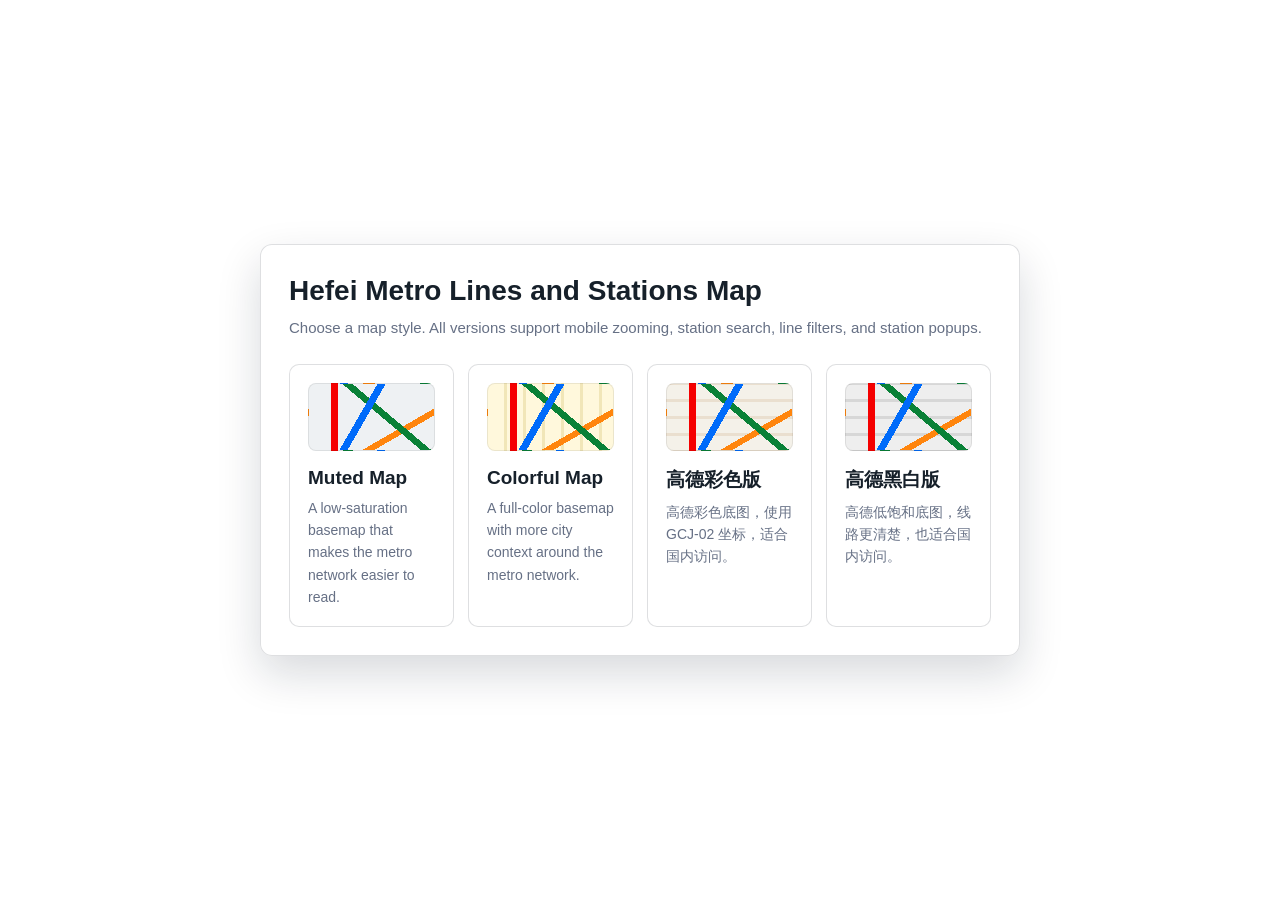
<file: index.html>
<!doctype html>
<html lang="zh-CN">
  <head>
    <meta charset="utf-8" />
    <meta name="viewport" content="width=device-width, initial-scale=1" />
    <title>Hefei Metro Lines and Stations Map</title>
    <style>
      :root {
        --text: #16202a;
        --muted: #667085;
        --border: rgba(22, 32, 42, 0.14);
      }

      * {
        box-sizing: border-box;
      }

      body {
        min-height: 100vh;
        margin: 0;
        color: var(--text);
        font-family:
          -apple-system, BlinkMacSystemFont, "Segoe UI", "PingFang SC",
          "Microsoft YaHei", sans-serif;
        background:
          linear-gradient(rgba(255, 255, 255, 0.88), rgba(255, 255, 255, 0.88)),
          url("https://tile.openstreetmap.org/11/1689/835.png");
        background-size: 512px 512px;
      }

      main {
        display: grid;
        min-height: 100vh;
        place-items: center;
        padding: 28px 18px;
      }

      .panel {
        width: min(760px, 100%);
        padding: 28px;
        border: 1px solid var(--border);
        border-radius: 12px;
        background: rgba(255, 255, 255, 0.94);
        box-shadow: 0 18px 44px rgba(15, 23, 42, 0.16);
      }

      h1 {
        margin: 0;
        font-size: 28px;
        line-height: 1.25;
        letter-spacing: 0;
      }

      p {
        margin: 8px 0 24px;
        color: var(--muted);
        font-size: 15px;
        line-height: 1.6;
      }

      .choices {
        display: grid;
        grid-template-columns: repeat(4, minmax(0, 1fr));
        gap: 14px;
      }

      a {
        display: block;
        min-height: 156px;
        padding: 18px;
        border: 1px solid var(--border);
        border-radius: 10px;
        background: #fff;
        color: inherit;
        text-decoration: none;
        transition:
          transform 160ms ease,
          box-shadow 160ms ease,
          border-color 160ms ease;
      }

      a:hover,
      a:focus-visible {
        transform: translateY(-2px);
        border-color: rgba(0, 107, 250, 0.42);
        box-shadow: 0 12px 26px rgba(15, 23, 42, 0.14);
        outline: none;
      }

      .preview {
        height: 68px;
        margin-bottom: 16px;
        border-radius: 8px;
        border: 1px solid rgba(0, 0, 0, 0.08);
        background:
          linear-gradient(90deg, transparent 0 18%, #f50000 18% 23%, transparent 23%),
          linear-gradient(120deg, transparent 0 42%, #006bfa 42% 47%, transparent 47%),
          linear-gradient(40deg, transparent 0 55%, #098137 55% 60%, transparent 60%),
          linear-gradient(150deg, transparent 0 70%, #ff850d 70% 75%, transparent 75%),
          #eef1f3;
      }

      .colorful .preview {
        background:
          linear-gradient(90deg, transparent 0 18%, #f50000 18% 23%, transparent 23%),
          linear-gradient(120deg, transparent 0 42%, #006bfa 42% 47%, transparent 47%),
          linear-gradient(40deg, transparent 0 55%, #098137 55% 60%, transparent 60%),
          linear-gradient(150deg, transparent 0 70%, #ff850d 70% 75%, transparent 75%),
          repeating-linear-gradient(90deg, #fff8dc 0 16px, #f1e6b8 16px 19px),
          #dceefe;
      }

      .amap .preview {
        background:
          linear-gradient(90deg, transparent 0 18%, #f50000 18% 23%, transparent 23%),
          linear-gradient(120deg, transparent 0 42%, #006bfa 42% 47%, transparent 47%),
          linear-gradient(40deg, transparent 0 55%, #098137 55% 60%, transparent 60%),
          linear-gradient(150deg, transparent 0 70%, #ff850d 70% 75%, transparent 75%),
          repeating-linear-gradient(0deg, #f4f1e9 0 14px, #eadfcf 14px 17px),
          #e8efe4;
      }

      .amap-muted .preview {
        background:
          linear-gradient(90deg, transparent 0 18%, #f50000 18% 23%, transparent 23%),
          linear-gradient(120deg, transparent 0 42%, #006bfa 42% 47%, transparent 47%),
          linear-gradient(40deg, transparent 0 55%, #098137 55% 60%, transparent 60%),
          linear-gradient(150deg, transparent 0 70%, #ff850d 70% 75%, transparent 75%),
          repeating-linear-gradient(0deg, #eeeeee 0 14px, #d7d7d7 14px 17px),
          #f4f4f4;
      }

      h2 {
        margin: 0 0 8px;
        font-size: 19px;
      }

      .desc {
        margin: 0;
        color: var(--muted);
        font-size: 14px;
      }

      @media (max-width: 640px) {
        .panel {
          padding: 20px;
        }

        h1 {
          font-size: 23px;
        }

        .choices {
          grid-template-columns: 1fr;
        }
      }
    </style>
  </head>
  <body>
    <main>
      <section class="panel" aria-labelledby="title">
        <h1 id="title">Hefei Metro Lines and Stations Map</h1>
        <p>Choose a map style. All versions support mobile zooming, station search, line filters, and station popups.</p>

        <div class="choices">
          <a href="muted/">
            <div class="preview" aria-hidden="true"></div>
            <h2>Muted Map</h2>
            <p class="desc">A low-saturation basemap that makes the metro network easier to read.</p>
          </a>

          <a class="colorful" href="colorful/">
            <div class="preview" aria-hidden="true"></div>
            <h2>Colorful Map</h2>
            <p class="desc">A full-color basemap with more city context around the metro network.</p>
          </a>

          <a class="amap" href="amap/">
            <div class="preview" aria-hidden="true"></div>
            <h2>高德彩色版</h2>
            <p class="desc">高德彩色底图，使用 GCJ-02 坐标，适合国内访问。</p>
          </a>

          <a class="amap-muted" href="amap-muted/">
            <div class="preview" aria-hidden="true"></div>
            <h2>高德黑白版</h2>
            <p class="desc">高德低饱和底图，线路更清楚，也适合国内访问。</p>
          </a>
        </div>
      </section>
    </main>
  </body>
</html>
</file>
